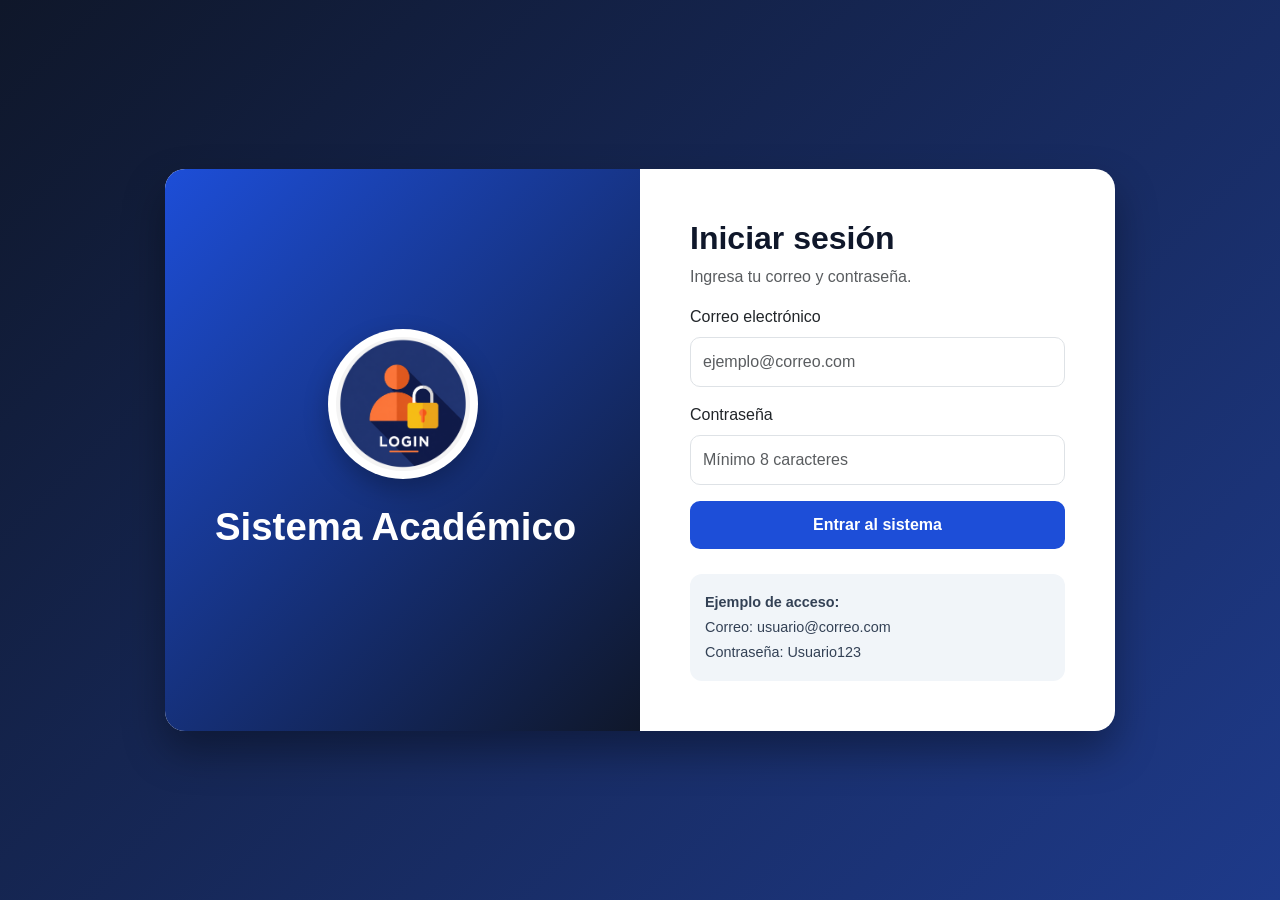
<file: index.html>
<!DOCTYPE html>
<html lang="es">
<head>
    <meta charset="UTF-8">
    <meta name="viewport" content="width=device-width, initial-scale=1.0">
    <title>Sistema - Actividad 5</title>

    <!-- Bootstrap por CDN -->
    <link href="https://cdn.jsdelivr.net/npm/bootstrap@5.3.3/dist/css/bootstrap.min.css" rel="stylesheet">
    
    <!-- CSS propio -->
    <link rel="stylesheet" href="css/styles.css">
</head>
<body>

    <!-- Sidebar -->
    <aside id="sidebar" class="sidebar">
        <div class="sidebar-header">
            <h4>Sistema</h4>
            <button id="btnCerrarSidebar" class="btn-cerrar">×</button>
        </div>

        <ul class="menu">
            <li>
                <button class="menu-btn" id="btnUsuarios">
                    Usuarios
                    <span>▼</span>
                </button>

                <ul class="submenu" id="submenuUsuarios">
                    <li>
                        <a href="#capturaUsuarios">Captura</a>
                    </li>
                </ul>
            </li>
        </ul>
    </aside>

    <!-- Contenido principal -->
    <main class="contenido">

        <!-- Navbar -->
        <nav class="navbar navbar-expand-lg navbar-light bg-white shadow-sm px-3">
            <button id="btnAbrirSidebar" class="btn btn-primary me-3">
                ☰
            </button>

            <span class="navbar-brand mb-0 h1">Panel principal</span>

            <div class="ms-auto dropdown">
                <button class="btn btn-outline-primary dropdown-toggle" type="button" data-bs-toggle="dropdown">
                    <span id="nombreUsuarioNavbar">Usuario</span>
                </button>

                <ul class="dropdown-menu dropdown-menu-end">
                    <li>
                        <button class="dropdown-item" id="btnSalir">
                            Salir del sistema
                        </button>
                    </li>
                </ul>
            </div>
        </nav>

        <!-- Área del sistema -->
        <section class="container py-4">

            <div class="bienvenida mb-4">
                <h2>Bienvenido al sistema</h2>
                <p>
                    En esta pantalla se muestran los formularios solicitados para la captura de usuarios
                    y alumnos, usando validaciones con JavaScript.
                </p>
            </div>

            <!-- Formulario de usuarios -->
            <div class="card mb-4" id="capturaUsuarios">
                <div class="card-header bg-primary text-white">
                    Captura de usuarios
                </div>

                <div class="card-body">
                    <form id="formUsuario">
                        <div class="mb-3">
                            <label for="nombreUsuario" class="form-label">Nombre de usuario</label>
                            <input type="text" class="form-control" id="nombreUsuario" placeholder="Ejemplo: Edsai García">
                        </div>

                        <div class="mb-3">
                            <label for="correoUsuario" class="form-label">Correo electrónico</label>
                            <input type="email" class="form-control" id="correoUsuario" placeholder="ejemplo@correo.com">
                        </div>

                        <div class="mb-3">
                            <label for="passwordUsuario" class="form-label">Contraseña</label>
                            <input type="password" class="form-control" id="passwordUsuario" placeholder="Mínimo 6 caracteres">
                        </div>

                        <button type="submit" class="btn btn-success">
                            Guardar usuario
                        </button>
                    </form>
                </div>
            </div>

            <!-- Formulario de alumnos -->
            <div class="card mb-4">
                <div class="card-header bg-dark text-white">
                    Formulario de alumnos
                </div>

                <div class="card-body">
                    <form id="formAlumno">
                        <div class="mb-3">
                            <label for="nombreAlumno" class="form-label">Nombre del alumno</label>
                            <input type="text" class="form-control" id="nombreAlumno" placeholder="Nombre completo">
                        </div>

                        <div class="mb-3">
                            <label for="numeroControl" class="form-label">Número de control</label>
                            <input type="text" class="form-control" id="numeroControl" placeholder="6 dígitos">
                        </div>

                        <div class="mb-3">
                            <label for="edadAlumno" class="form-label">Edad</label>
                            <input type="number" class="form-control" id="edadAlumno" placeholder="Ejemplo: 18">
                        </div>

                        <button type="submit" class="btn btn-primary">
                            Validar alumno
                        </button>
                    </form>
                </div>
            </div>

        </section>
    </main>

    <!-- Modal de edad -->
    <div class="modal fade" id="modalEdad" tabindex="-1" aria-hidden="true">
        <div class="modal-dialog modal-dialog-centered">
            <div class="modal-content">
                <div id="modalHeader" class="modal-header">
                    <h5 class="modal-title" id="tituloModalEdad">Resultado</h5>
                    <button type="button" class="btn-close" data-bs-dismiss="modal"></button>
                </div>

                <div class="modal-body">
                    <p id="mensajeModalEdad"></p>
                </div>

                <div class="modal-footer">
                    <button type="button" class="btn btn-secondary" data-bs-dismiss="modal">
                        Cerrar
                    </button>
                </div>
            </div>
        </div>
    </div>

    <!-- Bootstrap JS por CDN -->
    <script src="https://cdn.jsdelivr.net/npm/bootstrap@5.3.3/dist/js/bootstrap.bundle.min.js"></script>

    <!-- JS propio -->
    <script src="js/utileria.js"></script>
</body>
</html>
</file>
<file: css/styles.css>
* {
    box-sizing: border-box;
}

body {
    margin: 0;
    font-family: Arial, Helvetica, sans-serif;
    background-color: #f4f6f9;
}

/* Sidebar lateral */
.sidebar {
    width: 260px;
    height: 100vh;
    background-color: #1f2937;
    color: white;
    position: fixed;
    top: 0;
    left: -260px;
    transition: left 0.3s ease;
    z-index: 1000;
    padding: 20px;
}

.sidebar.activo {
    left: 0;
}

.sidebar-header {
    display: flex;
    justify-content: space-between;
    align-items: center;
    border-bottom: 1px solid #374151;
    padding-bottom: 15px;
    margin-bottom: 20px;
}

.sidebar-header h4 {
    margin: 0;
}

.btn-cerrar {
    background: none;
    border: none;
    color: white;
    font-size: 28px;
    cursor: pointer;
}

/* Menú lateral */
.menu {
    list-style: none;
    padding: 0;
    margin: 0;
}

.menu-btn {
    width: 100%;
    border: none;
    background-color: #374151;
    color: white;
    padding: 12px;
    border-radius: 8px;
    display: flex;
    justify-content: space-between;
    cursor: pointer;
}

.menu-btn:hover {
    background-color: #4b5563;
}

.submenu {
    list-style: none;
    padding-left: 15px;
    margin-top: 10px;
    display: none;
}

.submenu.activo {
    display: block;
}

.submenu a {
    display: block;
    color: white;
    text-decoration: none;
    padding: 10px;
    border-radius: 6px;
}

.submenu a:hover {
    background-color: #4b5563;
}

/* Contenido */
.contenido {
    min-height: 100vh;
    transition: margin-left 0.3s ease;
}

.bienvenida {
    background-color: white;
    border-radius: 12px;
    padding: 25px;
    box-shadow: 0 2px 8px rgba(0, 0, 0, 0.08);
}

.card {
    border-radius: 12px;
    overflow: hidden;
}

.card-header {
    font-weight: bold;
}

/* Modal */
.modal-header.mayor {
    background-color: #198754;
    color: white;
}

.modal-header.menor {
    background-color: #dc3545;
    color: white;
}

/* Responsive */
@media (min-width: 992px) {
    .sidebar {
        left: 0;
    }

    .contenido {
        margin-left: 260px;
    }

    .btn-cerrar {
        display: none;
    }
}

@media (max-width: 576px) {
    .navbar-brand {
        font-size: 16px;
    }

    .bienvenida {
        padding: 18px;
    }

    .card-body {
        padding: 18px;
    }
}
</file>
<file: css/login.css>
* {
    margin: 0;
    padding: 0;
    box-sizing: border-box;
}

body {
    font-family: Arial, Helvetica, sans-serif;
    min-height: 100vh;
    background: linear-gradient(135deg, #0f172a, #1e3a8a);
}

.login-container {
    min-height: 100vh;
    display: flex;
    justify-content: center;
    align-items: center;
    padding: 20px;
}

.login-card {
    width: 100%;
    max-width: 950px;
    min-height: 520px;
    display: grid;
    grid-template-columns: 1fr 1fr;
    background-color: #ffffff;
    border-radius: 20px;
    overflow: hidden;
    box-shadow: 0 20px 40px rgba(0, 0, 0, 0.35);
}

.login-info {
    background: linear-gradient(135deg, #1d4ed8, #0f172a);
    color: white;
    padding: 50px;
    display: flex;
    flex-direction: column;
    justify-content: center;
}

.login-info h1 {
    font-size: 2.4rem;
    font-weight: bold;
    margin-bottom: 20px;
}

.login-info p {
    font-size: 1.1rem;
    line-height: 1.6;
}

.login-form {
    padding: 50px;
    display: flex;
    flex-direction: column;
    justify-content: center;
}

.login-form h2 {
    font-weight: bold;
    color: #0f172a;
}

.form-control {
    padding: 12px;
    border-radius: 10px;
}

.btn-primary {
    background-color: #1d4ed8;
    border: none;
    padding: 12px;
    border-radius: 10px;
    font-weight: bold;
}

.btn-primary:hover {
    background-color: #1e40af;
}

.datos-prueba {
    margin-top: 25px;
    padding: 15px;
    background-color: #f1f5f9;
    border-radius: 12px;
    font-size: 0.9rem;
    color: #334155;
}

.datos-prueba p {
    margin: 3px 0;
}

@media (max-width: 768px) {
    .login-card {
        grid-template-columns: 1fr;
    }}

    .login-info {
    background: linear-gradient(135deg, #1d4ed8, #0f172a);
    color: white;
    padding: 50px;
    display: flex;
    flex-direction: column;
    justify-content: center;
}

    .login-img {
    width: 150px !important;
    height: 150px !important;
    object-fit: contain;
    display: block;
    margin: 0 auto 25px auto;
    border-radius: 50%;
    background-color: #ffffff;
    padding: 8px;
    box-shadow: 0 10px 25px rgba(0, 0, 0, 0.25);
}
</file>
